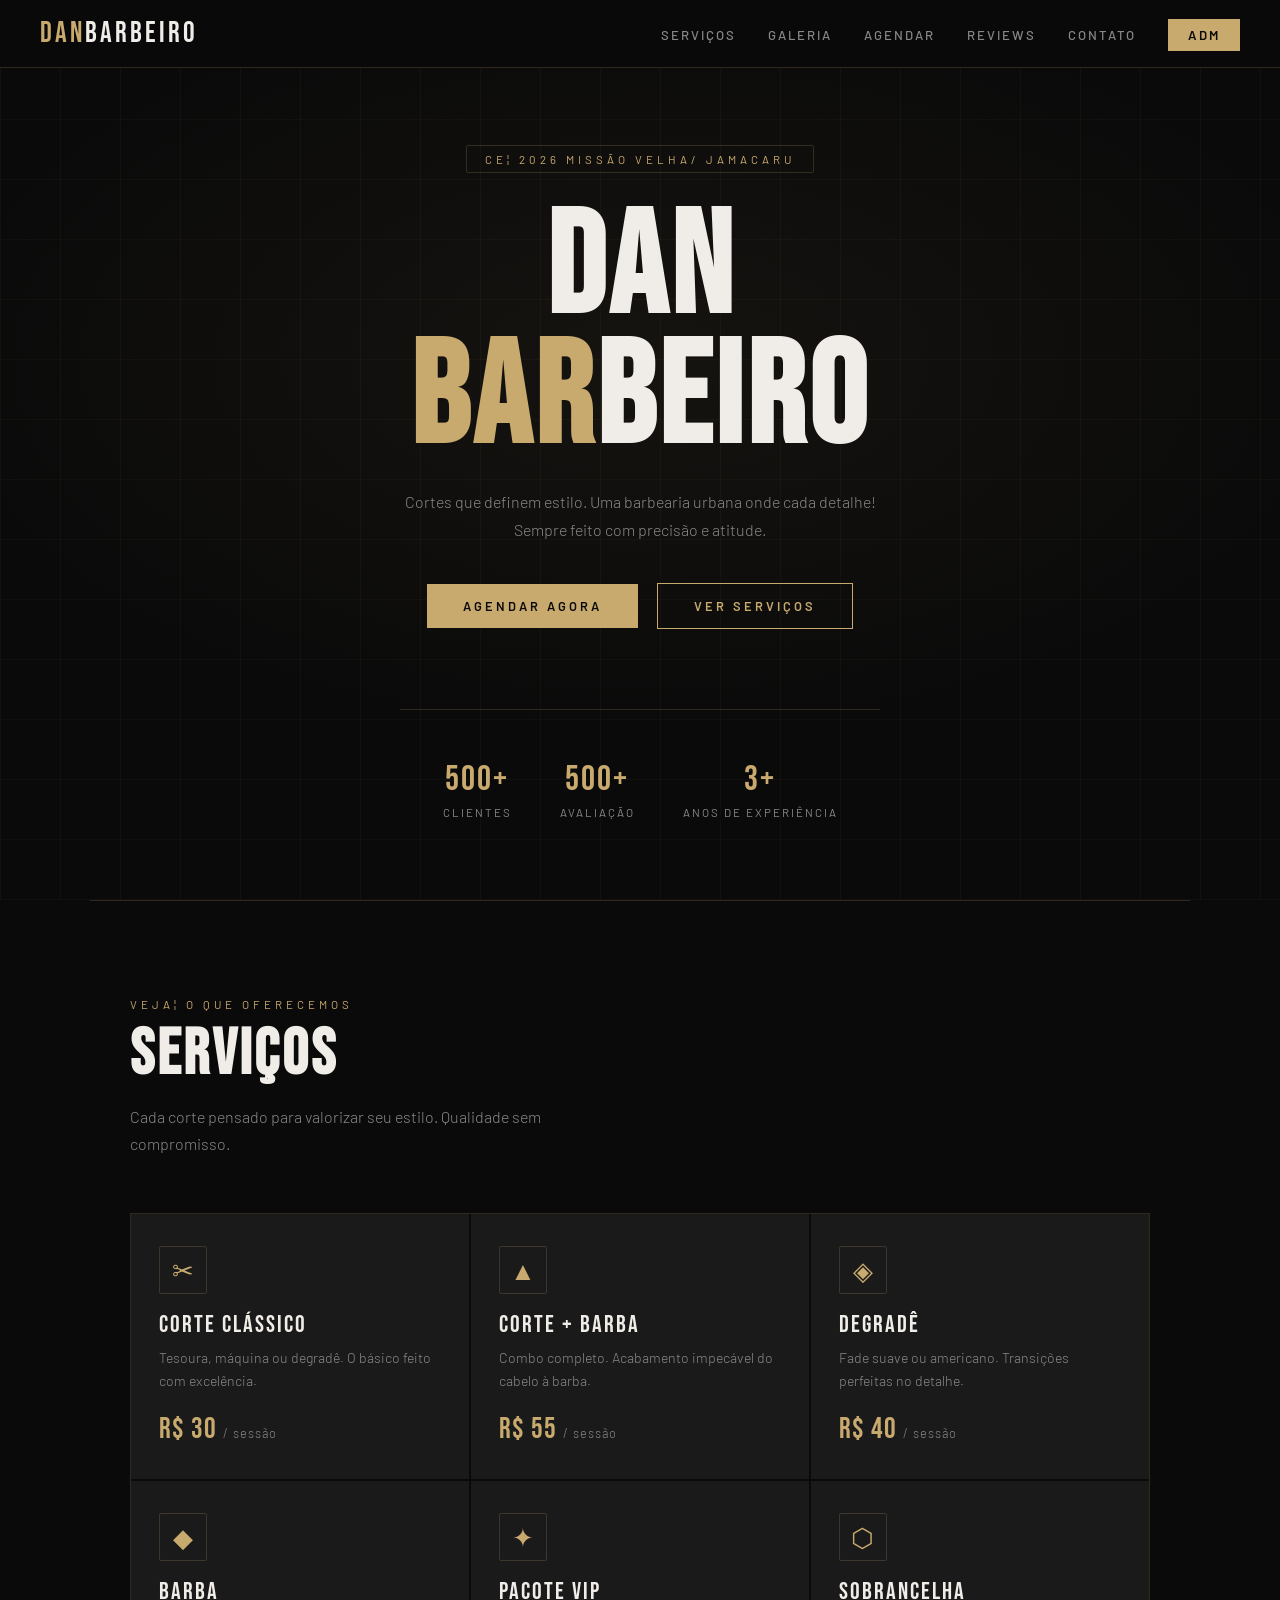
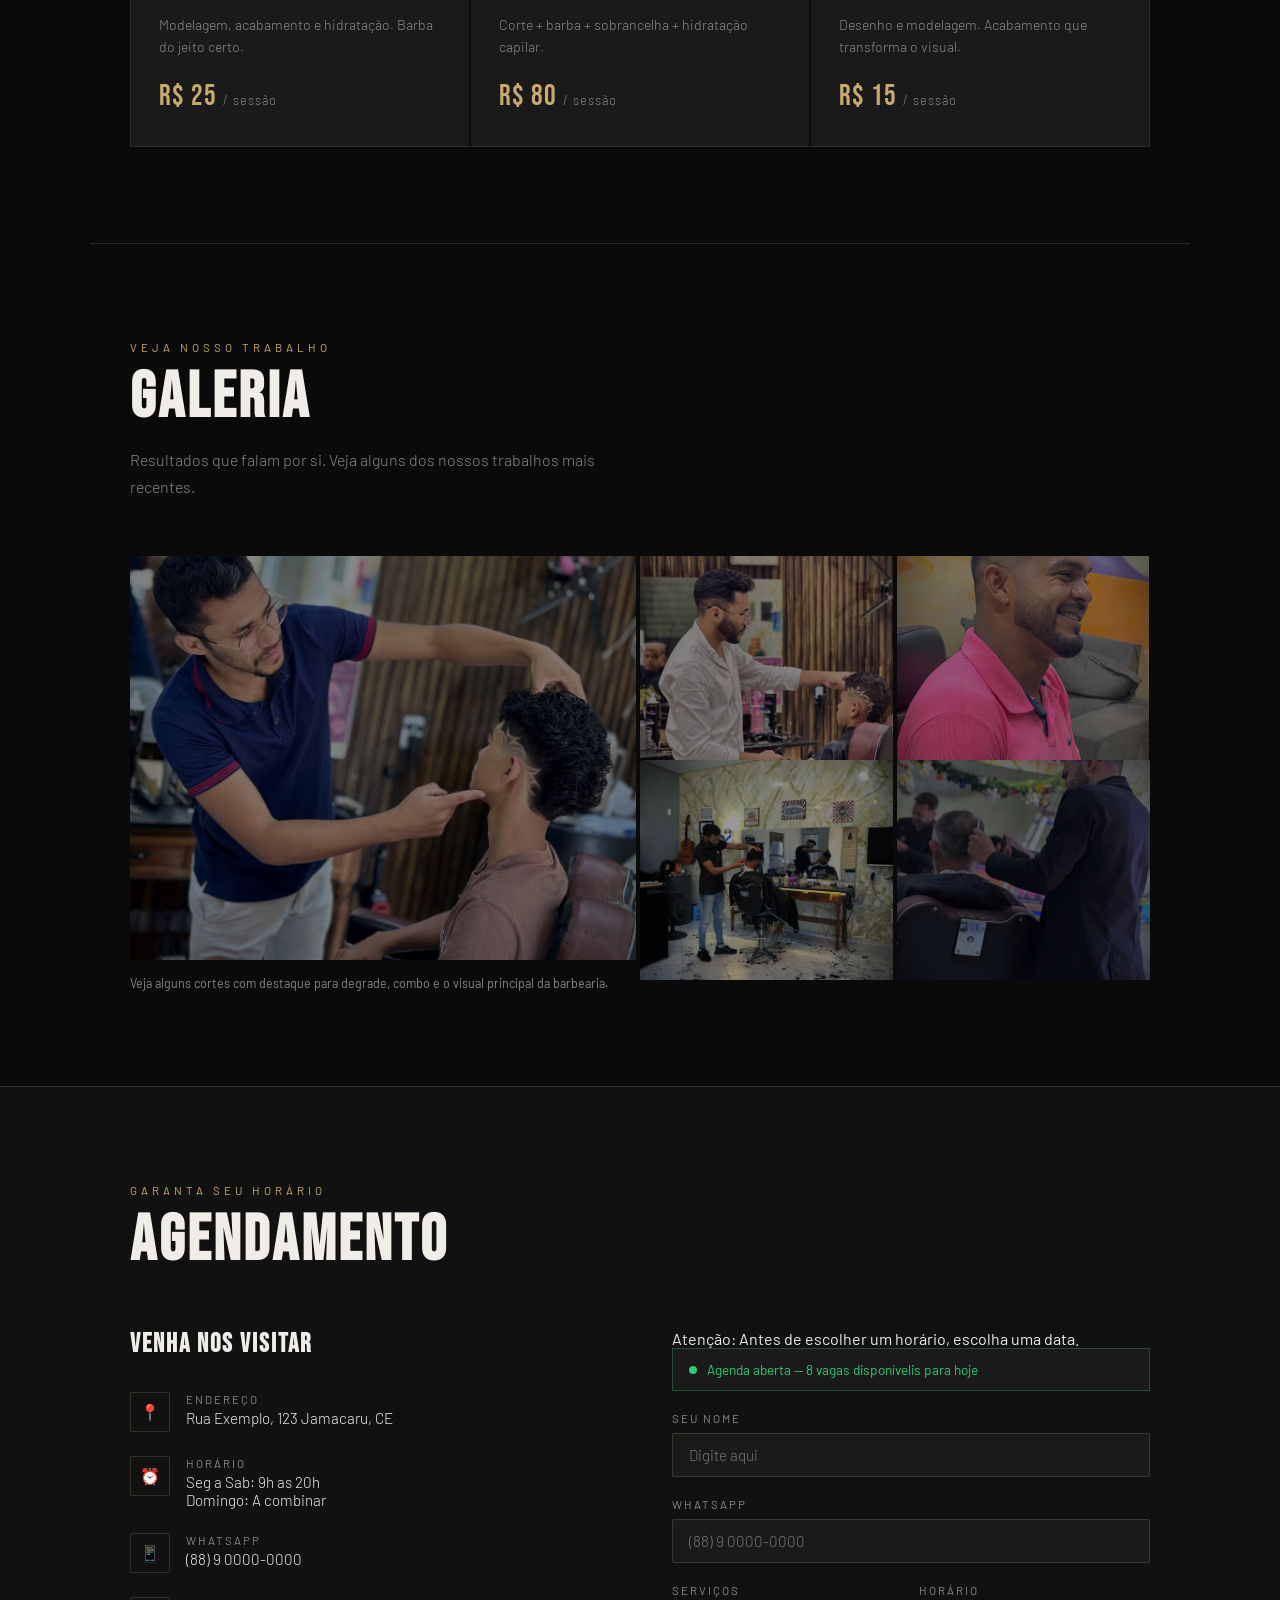
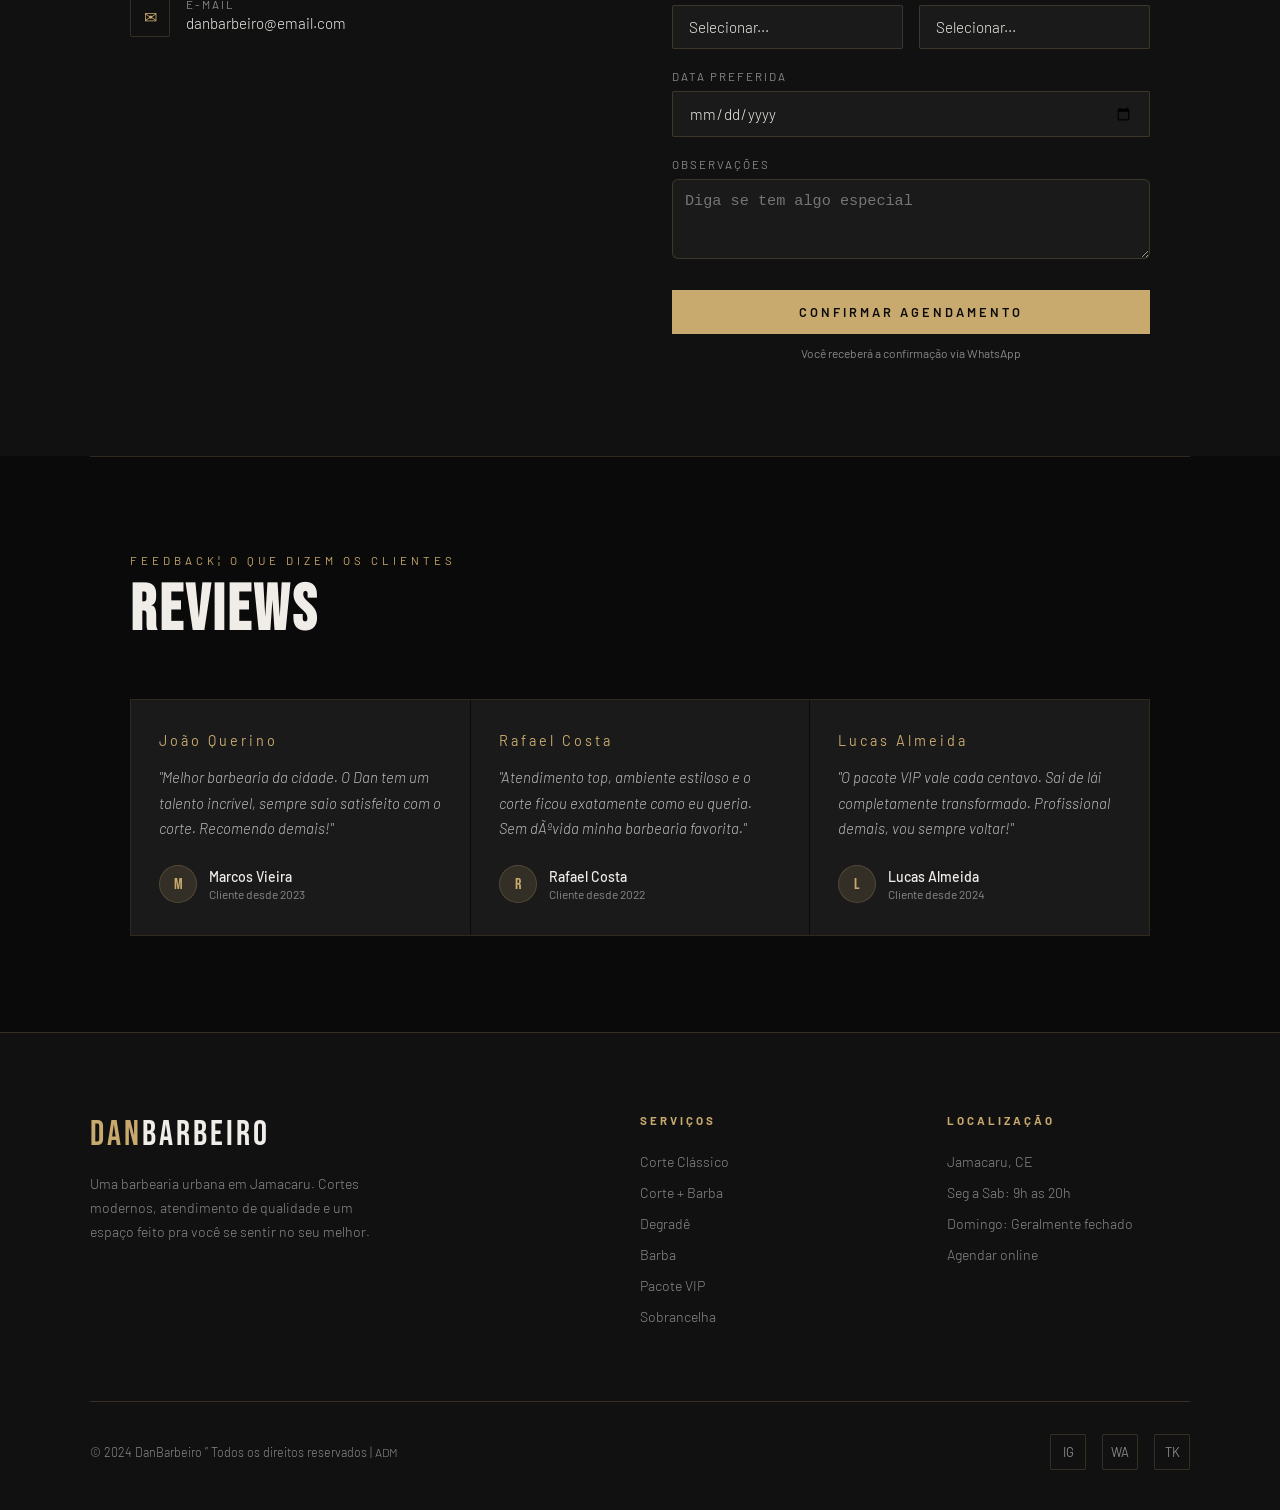
<file: index.html>
﻿<!DOCTYPE html>
<html lang="pt-BR">
<head>
  <meta charset="UTF-8">
  <meta name="viewport" content="width=device-width, initial-scale=1.0">
  <title>DanBarbeiro Barbearia Urbana | Jamacaru CE</title>
  <meta name="description" content="DanBarbeiro Barbearia urbana em Jamacaru. Cortes modernos, degrade, barba e muito mais. Agende online!">
  <link href="https://fonts.googleapis.com/css2?family=Bebas+Neue&family=Barlow:wght@300;400;500;600&display=swap" rel="stylesheet">
  <link rel="stylesheet" href="styles.css">
</head>
<body>

<!-- NAV -->
<nav>
  <a href="#hero" class="logo">Dan<span>Barbeiro</span></a>
  <button class="hamburger" onclick="toggleMenu()">☰</button>
  <ul class="nav-links">
    <li><a href="#promocoes-section" id="nav-promo" style="display:none;">Promoções</a></li>
    <li><a href="#servicos">Serviços</a></li>
    <li><a href="#galeria">Galeria</a></li>
    <li><a href="#agendamento-wrap">Agendar</a></li>
    <li><a href="#depoimentos">Reviews</a></li>
    <li><a href="#contato">Contato</a></li>
    <li><a href="admin.html" class="nav-cta" target="_blank">ADM</a></li>
  </ul>
</nav>

<!-- PROMO BANNER -->
<div id="promo-banner">
  <div class="promo-banner-inner">
    <span class="promo-banner-tag" id="promo-banner-tag">Veja¦ Promoção</span>
    <span class="promo-banner-text" id="promo-banner-text">Promoção especial disponivel!</span>
    <a href="#promocoes-section" class="promo-banner-btn">Ver oferta</a>
    <button class="promo-banner-close" onclick="closeBanner()">Ocultar</button>
  </div>
</div>

<!-- HERO -->
<div id="hero">
  <div class="hero-bg"></div>
  <div class="hero-lines"></div>
  <div style="position:relative;z-index:1;">
    <div class="hero-tag fade-up">CE¦ 2026 Missão Velha/ Jamacaru</div>
    <h1 class="fade-up delay-1">DAN<br><span class="gold">BAR</span>BEIRO</h1>
    <p class="hero-sub fade-up delay-2">Cortes que definem estilo. Uma barbearia urbana onde cada detalhe! Sempre feito com precisão e atitude.</p>
    <div class="fade-up delay-3">
      <a href="#agendamento-wrap" class="btn btn-primary">Agendar agora</a>
      <a href="#servicos" class="btn btn-outline">Ver serviços</a>
    </div>
    <div class="hero-stats fade-up delay-4">
      <div class="stat"><div class="stat-num">500+</div><div class="stat-label">Clientes</div></div>
      <div class="stat"><div class="stat-num">500+</div><div class="stat-label">Avaliação</div></div>
      <div class="stat"><div class="stat-num">3+</div><div class="stat-label">Anos de experiência</div></div>
    </div>
  </div>
</div>

<!-- Promoções -->
<div id="promocoes-section">
  <section style="border:none;">
    <div class="section-tag">Ações¦ Ofertas especiais</div>
    <h2 class="section-title">PROMOÇÕES</h2>
    <p class="section-sub">Aproveite nossas ofertas por tempo limitado.</p>
    <div class="promos-grid" id="promos-grid"></div>
  </section>
</div>

<!-- SERVIÇOS -->
<section id="servicos">
  <div class="section-tag">Veja¦ O que oferecemos</div>
  <h2 class="section-title">SERVIÇOS</h2>
  <p class="section-sub">Cada corte pensado para valorizar seu estilo. Qualidade sem compromisso.</p>
  <div class="services-grid" id="services-grid"></div>
</section>

<!-- GALERIA -->
<section id="galeria">
  <div class="section-tag">VEJA Nosso trabalho</div>
  <h2 class="section-title">GALERIA</h2>
  <p class="section-sub">Resultados que falam por si. Veja alguns dos nossos trabalhos mais recentes.</p>
  <div class="gallery-grid">
    <div class="gallery-item gallery-item-large">
      <img src="Imagens/danbarber1.jpg" alt="Destaque" class="gallery-img">
      <div class="gallery-overlay"><span class="gallery-overlay-text">Destaque</span></div>
    </div>
    <div class="gallery-item">
      <img src="Imagens/degrade.jpg" alt="Degrade" class="gallery-img">
      <div class="gallery-overlay"><span class="gallery-overlay-text">Degrade</span></div>
    </div>
    <div class="gallery-item">
      <img src="Imagens/barba.png" alt="Barba" class="gallery-img">
      <div class="gallery-overlay"><span class="gallery-overlay-text">Ver resultados</span></div>
    </div>
    <div class="gallery-item">
      <img src="Imagens/danbarber.jpg" alt="Combo" class="gallery-img">
      <div class="gallery-overlay"><span class="gallery-overlay-text">Combo</span></div>
    </div>
    <div class="gallery-item">
      <img src="Imagens/classico.jpg" alt="Clássico" class="gallery-img">
      <div class="gallery-overlay"><span class="gallery-overlay-text">Ver corte</span></div>
    </div>
  </div>
  <p style="font-size:0.78rem;color:var(--muted);margin-top:1rem;">Veja alguns cortes com destaque para degrade, combo e o visual principal da barbearia.</p>
</section>

<!-- AGENDAMENTO -->
<div id="agendamento-wrap" style="border-top:1px solid var(--border);">
  <section style="max-width:1100px;margin:0 auto;border:none;padding-top:6rem;">
    <div class="section-tag">Garanta seu horário</div>
    <h2 class="section-title">AGENDAMENTO</h2>
    <div class="booking-layout">
      <div class="booking-info">
        <h3>Venha nos visitar</h3>
        <div class="info-item">
          <div class="info-icon">&#128205</div>
          <div><div class="info-item-label">Endereço</div><div class="info-item-value">Rua Exemplo, 123 Jamacaru, CE</div></div>
        </div>
        <div class="info-item">
          <div class="info-icon">&#9200</div>
          <div><div class="info-item-label">Horário</div><div class="info-item-value">Seg a Sab: 9h as 20h<br>Domingo: A combinar</div></div>
        </div>
        <div class="info-item">
          <div class="info-icon">&#128241</div>
          <div><div class="info-item-label">WhatsApp</div><div class="info-item-value" id="wa-display">(88) 9 0000-0000</div></div>
        </div>
        <div class="info-item">
          <div class="info-icon">&#9993</div>
          <div><div class="info-item-label">E-mail</div><div class="info-item-value" id="email-display">danbarbeiro@email.com</div></div>
        </div>
      </div>
      <div>
        <label>Atenção: Antes de escolher um horário, escolha uma data.</label>
        <div class="agenda-status available" id="agenda-status">
          <div class="status-dot available" id="status-dot"></div>
          <span id="status-text">Agenda aberta vagas disponÃ­veis para hoje</span>
        </div>
        <div class="form-row">
          <label>Seu nome</label>
          <input type="text" id="book-name" placeholder="Digite aqui">
        </div>
        <div class="form-row">
          <label>WhatsApp</label>
          <input type="tel" id="book-phone" placeholder="(88) 9 0000-0000">
        </div>
        <div class="form-two">
          <div class="form-row">
            <label>Serviços</label>
            <select id="book-service">
              <option value="">Selecionar...</option>
            </select>
          </div>
          <div class="form-row">
            <label>Horário</label>
            <select id="book-time">
              <option value="">Selecionar...</option>
            </select>
          </div>
        </div>
        <div class="form-row">
          <label>Data preferida</label>
          <input type="date" id="book-date" min="">
        </div>
        <div class="form-row">
          <label>Observações</label>
          <textarea id="book-obs" placeholder="Diga se tem algo especial" style="min-height:80px;padding:12px;border:1px solid var(--border);border-radius:6px;background:var(--card);color:var(--text);font-size:0.95rem;width:100%;resize:vertical"></textarea>
        </div>
        <button class="btn btn-primary" style="width:100%;margin-top:0.5rem;" onclick="handleBooking()">Confirmar agendamento</button>
        <p style="font-size:0.75rem;color:var(--muted);margin-top:0.75rem;text-align:center;">Você receberá a confirmação via WhatsApp</p>
      </div>
    </div>
  </section>
</div>

<!-- DEPOIMENTOS -->
<section id="depoimentos">
  <div class="section-tag">Feedback¦ O que dizem os clientes</div>
  <h2 class="section-title">REVIEWS</h2>
  <div class="testimonials-grid">
    <div class="testimonial-card">
    <div class="testimonial-stars">João Querino</div>
      <p class="testimonial-text">"Melhor barbearia da cidade. O Dan tem um talento incrível, sempre saio satisfeito com o corte. Recomendo demais!"</p>
      <div class="testimonial-author"><div class="author-avatar">M</div><div><div class="author-name">Marcos Vieira</div><div class="author-since">Cliente desde 2023</div></div></div>
    </div>
    <div class="testimonial-card">
      <div class="testimonial-stars">Rafael Costa</div>
      <p class="testimonial-text">"Atendimento top, ambiente estiloso e o corte ficou exatamente como eu queria. Sem dÃºvida minha barbearia favorita."</p>
      <div class="testimonial-author"><div class="author-avatar">R</div><div><div class="author-name">Rafael Costa</div><div class="author-since">Cliente desde 2022</div></div></div>
    </div>
    <div class="testimonial-card">
      <div class="testimonial-stars">Lucas Almeida</div>
      <p class="testimonial-text">"O pacote VIP vale cada centavo. Sai­ de lá¡ completamente transformado. Profissional demais, vou sempre voltar!"</p>
      <div class="testimonial-author"><div class="author-avatar">L</div><div><div class="author-name">Lucas Almeida</div><div class="author-since">Cliente desde 2024</div></div></div>
    </div>
  </div>
</section>

<!-- FOOTER -->
<footer id="contato">
  <div class="footer-inner">
    <div class="footer-top">
      <div class="footer-brand">
        <a href="#hero" class="logo">Dan<span>Barbeiro</span></a>
        <p>Uma barbearia urbana em Jamacaru. Cortes modernos, atendimento de qualidade e um espaço feito pra você se sentir no seu melhor.</p>
      </div>
      <div class="footer-col">
        <h4>Serviços</h4>
        <ul id="footer-services"></ul>
      </div>
      <div class="footer-col">
        <h4>Localização</h4>
        <ul>
          <li><span>Jamacaru, CE</span></li>
          <li><span>Seg a Sab: 9h as 20h</span></li>
          <li><span>Domingo: Geralmente fechado</span></li>
          <li><a href="#agendamento-wrap">Agendar online</a></li>
        </ul>
      </div>
    </div>
    <div class="footer-bottom">
      <p>© 2024 DanBarbeiro ” Todos os direitos reservados | <a href="adm.html" style="color:var(--muted);text-decoration:none;font-size:0.75rem;">ADM</a></p>
      <div class="social-links">
        <a href="#" class="social-link" title="Instagram">IG</a>
        <a href="#" class="social-link" title="WhatsApp">WA</a>
        <a href="#" class="social-link" title="TikTok">TK</a>
      </div>
    </div>
  </div>
</footer>

<div class="toast" id="toast"></div>

<script src="main.js"></script>
<script>
  const DEFAULT_SERVICES = [
    { id:1, name:'Corte Clássico', desc:'Tesoura, máquina ou degradê. O básico feito com excelência.', icon:'✂', price:30 },
    { id:2, name:'Corte + Barba', desc:'Combo completo. Acabamento impecável do cabelo à barba.', icon:'▲', price:55 },
    { id:3, name:'Degradê', desc:'Fade suave ou americano. Transições perfeitas no detalhe.', icon:'◈', price:40 },
    { id:4, name:'Barba', desc:'Modelagem, acabamento e hidratação. Barba do jeito certo.', icon:'◆', price:25 },
    { id:5, name:'Pacote VIP', desc:'Corte + barba + sobrancelha + hidratação capilar.', icon:'✦', price:80 },
    { id:6, name:'Sobrancelha', desc:'Desenho e modelagem. Acabamento que transforma o visual.', icon:'⬡', price:15 }
  ];

  function getServices() {
    const stored = load('db_services', []);
    return DEFAULT_SERVICES.map(def => ({ ...def, ...(stored.find(item => item.id === def.id) || {}) }));
  }

  function renderServices() {
    const services = getServices();
    const grid = document.getElementById('services-grid');
    const sel = document.getElementById('book-service');
    const footerServices = document.getElementById('footer-services');

    grid.innerHTML = services.map(s => `
      <div class="service-card">
        <div class="service-icon">${s.icon || '✦'}</div>
        <div class="service-name">${s.name}</div>
        <div class="service-desc">${s.desc || 'Serviço especial da barbearia.'}</div>
        <div class="service-price">R$ ${Number(s.price).toFixed(0)} <span>/ sessão</span></div>
      </div>`).join('');

    sel.innerHTML = '<option value="">Selecionar...</option>' +
      services.map(s => `<option value="${s.name} — R$ ${Number(s.price).toFixed(0)}">${s.name} — R$ ${Number(s.price).toFixed(0)}</option>`).join('');

    if (footerServices) {
      footerServices.innerHTML = services.map(s => `<li><a href="#agendamento-wrap">${s.name}</a></li>`).join('');
    }
  }

  document.addEventListener('DOMContentLoaded', () => {
    renderServices();
    window.addEventListener('storage', event => {
      if (event.key === 'db_services') renderServices();
    });
  });
</script>
</body>
</html>
</file>
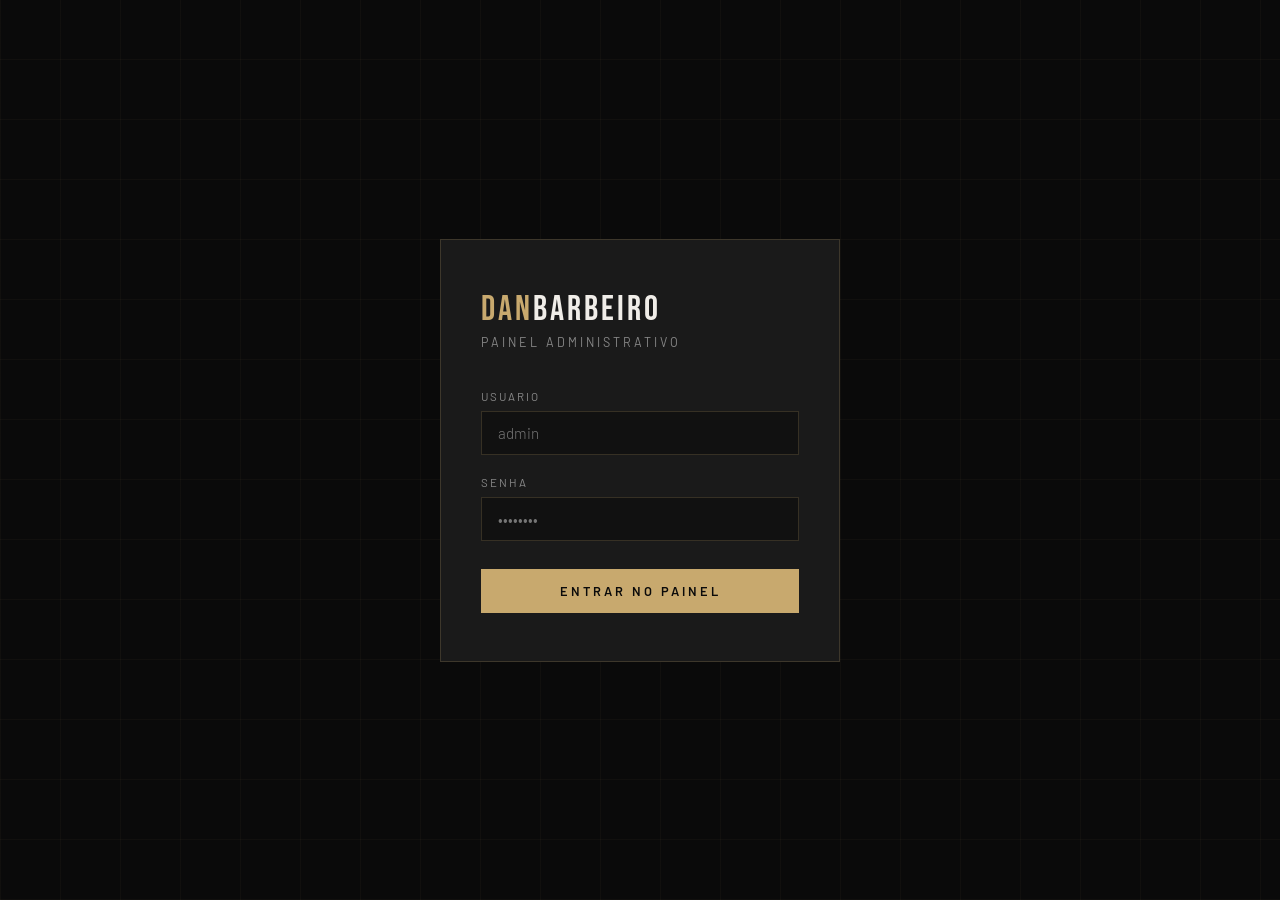
<file: admin.html>
﻿<!DOCTYPE html>
<html lang="pt-BR">
<head>
<meta charset="UTF-8">
<meta name="viewport" content="width=device-width, initial-scale=1.0">
<title>DanBarbeiro Painel ADM</title>
<link href="https://fonts.googleapis.com/css2?family=Bebas+Neue&family=Barlow:wght@300;400;500;600&display=swap" rel="stylesheet">
<link rel="stylesheet" href="adm.css">

</head>
<body>

<!-- LOGIN -->
<div id="login-screen">
  <div class="login-box">
    <div class="login-logo">Dan<span>Barbeiro</span></div>
    <div class="login-sub">Painel Administrativo</div>
    <div class="form-group">
      <label>usuario</label>
      <input type="text" id="login-user" placeholder="admin" autocomplete="username">
    </div>
    <div class="form-group">
      <label>Senha</label>
      <input type="password" id="login-pass" placeholder="••••••••" autocomplete="current-password" onkeydown="if(event.key==='Enter')doLogin()">
    </div>
    <button class="btn-login" onclick="doLogin()">Entrar no painel</button>
    <div class="login-error" id="login-error">Usuario ou senha incorretos.</div>
  </div>
</div>

<!-- ADMIN -->
<div id="admin-panel">
  <header class="adm-header">
    <div style="display:flex;align-items:center;">
      <div class="adm-logo">Dan<span>Barbeiro</span></div>
      <div class="adm-badge">ADM</div>
    </div>
    <div class="adm-actions">
      <a href="index.html" target="_blank" class="btn-sm btn-outline-sm">Ver site</a>
      <button class="btn-sm btn-danger-sm" onclick="doLogout()">Sair</button>
    </div>
  </header>

  <div class="adm-body">
    <aside class="adm-sidebar">
      <div class="nav-section">
        <div class="nav-section-label">Geral</div>
        <button class="nav-item active" onclick="showPage('dashboard')"><span class="nav-icon">Dashboard</button>
        <button class="nav-item" onclick="showPage('agendamentos')"><span class="nav-icon"></span> Agendamentos</button>
      </div>
      <div class="nav-section">
        <div class="nav-section-label">Configurar site</div>
        <button class="nav-item" onclick="showPage('servicos')"><span class="nav-icon"></span> Serviços e Preços</button>
        <button class="nav-item" onclick="showPage('promocoes')"><span class="nav-icon"></span> Promoções</button>
        <button class="nav-item" onclick="showPage('limite')"><span class="nav-icon"></span> Limite de Clientes</button>
        <button class="nav-item" onclick="showPage('email')"><span class="nav-icon"></span> E-mail / Notif.</button>
      </div>
    </aside>

    <main class="adm-content">

      <!-- DASHBOARD -->
      <div class="page active" id="page-dashboard">
        <div class="page-header">
          <div class="page-tag">Visão geral</div>
          <h1 class="page-title">DASHBOARD</h1>
          <p class="page-sub">Resumo do dia e da semana.</p>
        </div>
        <div class="metrics-grid">
          <div class="metric-card">
            <div class="metric-label">Agendamentos hoje</div>
            <div class="metric-value" id="metric-hoje">0</div>
            <div class="metric-sub" id="metric-limite-sub">Limite: vagas</div>
          </div>
          <div class="metric-card">
            <div class="metric-label">Vagas disponÃ­veis</div>
            <div class="metric-value" id="metric-vagas">â€”</div>
            <div class="metric-sub">Para hoje</div>
          </div>
          <div class="metric-card">
            <div class="metric-label">Total na semana</div>
            <div class="metric-value" id="metric-semana">0</div>
            <div class="metric-sub">Agendamentos</div>
          </div>
          <div class="metric-card">
            <div class="metric-label">Promoçoes ativas</div>
            <div class="metric-value" id="metric-promos">0</div>
            <div class="metric-sub">No site agora</div>
          </div>
        </div>
        <h3 style="font-family:var(--font-head);letter-spacing:2px;font-size:1.3rem;margin-bottom:1rem;color:var(--text);">ÚLTIMOS AGENDAMENTOS</h3>
        <div class="table-wrap">
          <table id="recent-table">
            <thead><tr><th>Cliente</th><th>Serviços</th><th>Data</th><th>Status</th></tr></thead>
            <tbody id="recent-tbody">
              <tr><td colspan="4" style="text-align:center;color:var(--muted);padding:2rem;">Nenhum agendamento ainda.</td></tr>
            </tbody>
          </table>
        </div>
      </div>

      <!-- AGENDAMENTOS -->
      <div class="page" id="page-agendamentos">
        <div class="page-header">
          <div class="page-tag">Gerenciar</div>
          <h1 class="page-title">AGENDAMENTOS</h1>
          <p class="page-sub">Todos os agendamentos recebidos pelo site.</p>
        </div>
        <div style="display:flex;gap:1rem;margin-bottom:1.5rem;flex-wrap:wrap;align-items:center;">
          <input type="date" id="filter-date" style="background:var(--card);border:1px solid var(--border);color:var(--text);padding:10px 14px;font-family:var(--font-body);font-size:0.88rem;outline:none;" oninput="renderTable()">
          <select id="filter-status" style="background:var(--card);border:1px solid var(--border);color:var(--text);padding:10px 14px;font-family:var(--font-body);font-size:0.88rem;outline:none;" onchange="renderTable()">
            <option value="">Todos os status</option>
            <option value="pendente">Pendente</option>
            <option value="confirmado">Confirmado</option>
            <option value="cancelado">Cancelado</option>
          </select>
          <div style="margin-left:auto;display:flex;gap:0.75rem;">
            <button class="btn-sm btn-outline-sm" onclick="exportCSV()">Exportar CSV</button>
            <button class="btn-sm btn-accent" onclick="exportCSV()">Baixar planilha</button>
          </div>
        </div>
        <div class="table-wrap">
          <table>
            <thead><tr><th>Cliente</th><th>WhatsApp</th><th>Serviços</th><th>Data</th><th>Horário</th><th>Status</th><th>Ações</th></tr></thead>
            <tbody id="main-tbody">
              <tr><td colspan="6" style="text-align:center;color:var(--muted);padding:2rem;">Nenhum agendamento ainda.</td></tr>
            </tbody>
          </table>
        </div>
      </div>

      <!-- SERVIÃ‡OS -->
      <div class="page" id="page-servicos">
        <div class="page-header">
          <div class="page-tag">Preços</div>
          <h1 class="page-title">Serviços e Preços</h1>
          <p class="page-sub">Edite os preços exibidos no site. As alterações são salvas localmente.</p>
        </div>
        <div class="services-list" id="services-list"></div>
        <div style="margin-top:1.5rem;display:flex;gap:1rem;">
          <button class="btn-sm btn-accent" onclick="saveServices()">Salvar preços</button>
          <button class="btn-sm btn-outline-sm" onclick="resetServices()">Restaurar padrão</button>
        </div>
      </div>

      <!-- PROMOÃ‡Ã•ES -->
      <div class="page" id="page-promocoes">
        <div class="page-header">
          <div class="page-tag">¦ Ofertas</div>
          <h1 class="page-title">Promoções</h1>
          <p class="page-sub">Crie promoções que aparecem em destaque no site para atrair mais clientes.</p>
        </div>
        <div class="add-promo-form">
          <div class="add-promo-title">Nova promoção</div>
          <div class="field-row">
            <div class="field-group">
              <label>Nome da promoção</label>
              <input type="text" id="promo-nome" placeholder="Ex: Combo Verão">
            </div>
            <div class="field-group">
              <label>Desconto / Novo Preço</label>
              <input type="text" id="promo-desconto" placeholder="Ex: 30% OFF ou R$ 45">
            </div>
          </div>
          <div class="field-group">
            <label>Descrição</label>
            <textarea id="promo-desc" rows="2" placeholder="Ex: Corte + barba com 30% de desconto. Só esta semana!"></textarea>
          </div>
          <div class="field-row">
            <div class="field-group">
              <label>Válido até</label>
              <input type="date" id="promo-validade">
            </div>
            <div class="field-group">
              <label>Serviço relacionado</label>
              <select id="promo-servico">
                <option value="">Qualquer serviço</option>
                <option>Corte Clássico</option>
                <option>Corte + Barba</option>
                <option>Degradê</option>
                <option>Barba</option>
                <option>Pacote VIP</option>
                <option>Sobrancelha</option>
              </select>
            </div>
          </div>
          <button class="btn-sm btn-accent" onclick="addPromo()">Adicionar promoção</button>
        </div>
        <div class="promo-list" id="promo-list"></div>
        <p style="font-size:0.78rem;color:var(--muted);" id="promo-empty">Nenhuma promoção cadastrada ainda. Crie a primeira acima!</p>
      </div>

      <!-- LIMITE -->
      <div class="page" id="page-limite">
        <div class="page-header">
          <div class="page-tag">Capacidade</div>
          <h1 class="page-title">LIMITE DIÁRIO</h1>
          <p class="page-sub">Defina o número máximo de agendamentos por dia. Quando atingido, o site exibe "Agenda cheia".</p>
        </div>
        <div class="config-grid">
          <div class="config-card">
            <div class="config-card-title"><span></span> Clientes por dia</div>
            <div class="limit-display" id="limit-display">8</div>
            <div class="limit-controls">
              <button class="limit-btn" onclick="changeLimit(-1)">-</button>
              <input type="number" class="limit-input" id="limit-input" value="8" min="1" max="50" oninput="syncLimit(this.value)">
              <button class="limit-btn" onclick="changeLimit(1)">+</button>
            </div>
            <div style="display:flex;justify-content:space-between;font-size:0.78rem;color:var(--muted);margin-top:1rem;">
              <span>0 agendamentos hoje</span>
              <span id="limit-remaining">8 vagas livres</span>
            </div>
            <div class="progress-bar"><div class="progress-fill" id="progress-fill" style="width:0%"></div></div>
            <button class="btn-sm btn-accent" style="margin-top:1.5rem;width:100%;" onclick="saveLimit()">Salvar limite</button>
          </div>
          <div class="config-card">
            <div class="config-card-title"><span></span> configuração por dia da semana</div>
            <div id="weekday-limits"></div>
            <button class="btn-sm btn-accent" style="margin-top:1.25rem;" onclick="saveWeekdayLimits()">Salvar dias</button>
          </div>
        </div>
      </div>

      <!-- EMAIL -->
      <div class="page" id="page-email">
        <div class="page-header">
          <div class="page-tag">Notificações</div>
          <h1 class="page-title">E-MAIL E NOTIFICAÇÕES</h1>
          <p class="page-sub">Configure como você recebe os agendamentos dos clientes.</p>
        </div>
        <div class="config-grid">
          <div class="config-card">
            <div class="config-card-title"><span>✉</span> Configuração de e-mail</div>
            <div class="field-group">
              <label>Seu e-mail (para receber agendamentos)</label>
              <input type="email" id="email-dest" placeholder="dan@email.com" value="">
            </div>
            <div class="field-group">
              <label>Assunto do e-mail</label>
              <input type="text" id="email-subject" value="Novo agendamento — DanBarbeiro">
            </div>
            <div class="toggle-row">
              <div>
                <div class="toggle-label">Receber e-mail a cada agendamento</div>
                <div class="toggle-desc">Uma notificação por agendamento recebido</div>
              </div>
              <label class="toggle"><input type="checkbox" id="toggle-email" checked><span class="slider"></span></label>
            </div>
            <div class="toggle-row">
              <div>
                <div class="toggle-label">Resumo diário</div>
                <div class="toggle-desc">Receber lista de agendamentos do dia às 8h</div>
              </div>
              <label class="toggle"><input type="checkbox" id="toggle-resumo"><span class="slider"></span></label>
            </div>
            <button class="btn-sm btn-accent" style="margin-top:1.25rem;" onclick="saveEmailConfig()">Salvar configuraÃ§Ãµes</button>
            <div class="email-preview" id="email-preview">
              <strong>Para:</strong> (configure seu e-mail acima)<br>
              <strong>Assunto:</strong> Novo agendamento DanBarbeiro<br><br>
              <strong>Nome:</strong> João Silva<br>
              <strong>WhatsApp:</strong> (88) 9 9999-0000<br>
              <strong>Serviços:</strong> Corte + Barba R$ 55<br>
              <strong>Data:</strong> 28/04/2025<br>
              <strong>Hora do agendamento:</strong> 14:32
            </div>
            <p style="font-size:0.78rem;color:var(--muted);margin-top:0.75rem;">
              Para envio real de e-mail, integre com <strong style="color:var(--accent);">EmailJS</strong> ou <strong style="color:var(--accent);">Formspree</strong>.<br>
              Adicione sua chave API no <code style="color:var(--accent);">index.html</code> na funÃ§Ã£o <code style="color:var(--accent);">handleBooking()</code>.
            </p>
          </div>
          <div class="config-card">
            <div class="config-card-title"><span></span> WhatsApp</div>
            <div class="field-group">
              <label>Número WhatsApp da barbearia</label>
              <input type="tel" id="whatsapp-num" placeholder="5588900000000" value="5588900000000">
            </div>
            <div class="field-group">
              <label>Mensagem padrão do cliente</label>
              <textarea id="whatsapp-msg" rows="3">Olá! Sou {nome} e gostaria de agendar: {servico}.</textarea>
            </div>
            <div class="toggle-row">
              <div>
                <div class="toggle-label">Agendamento via WhatsApp</div>
                <div class="toggle-desc">Botão redireciona para WhatsApp</div>
              </div>
              <label class="toggle"><input type="checkbox" id="toggle-wa" checked><span class="slider"></span></label>
            </div>
            <button class="btn-sm btn-accent" style="margin-top:1.25rem;" onclick="saveWhatsApp()">Salvar WhatsApp</button>
            <div style="margin-top:1.5rem;">
              <div class="config-card-title" style="font-size:1rem;"><span>➤</span> Exportar agendamentos</div>
              <div class="export-section">
                <button class="btn-sm btn-outline-sm" onclick="exportCSV()">CSV (Excel)</button>
                <button class="btn-sm btn-outline-sm" onclick="exportJSON()">JSON</button>
                <button class="btn-sm btn-outline-sm" onclick="printAgendamentos()">Imprimir lista</button>
              </div>
            </div>
          </div>
        </div>
      </div>

    </main>
  </div>
</div>

<div class="notif" id="notif"></div>

<script src="adm.js"></script>
</body>
</html>
</file>
<file: styles.css>
/* =========================================================
   DanBarbeiro - estilo principal do site
   Arquivo separado para facilitar manutenção e organização.
   ========================================================= */

*, *::before, *::after { box-sizing: border-box; margin: 0; padding: 0; }
:root {
  --black: #0a0a0a; --dark: #111111; --card: #1a1a1a;
  --accent: #C8A96E; --accent2: #e8c98e; --text: #f0ede8; --muted: #888;
  --border: rgba(200,169,110,0.2); --success: #2ecc71; --danger: #e74c3c;
  --font-head: 'Bebas Neue', sans-serif; --font-body: 'Barlow', sans-serif;
}
html { scroll-behavior: smooth; }
body { background: var(--black); color: var(--text); font-family: var(--font-body); overflow-x: hidden; }

/* NAV */
nav {
  position: fixed; top: 0; left: 0; right: 0; z-index: 100;
  display: flex; align-items: center; justify-content: space-between;
  padding: 1rem 2.5rem;
  background: rgba(10,10,10,0.95); backdrop-filter: blur(8px);
  border-bottom: 1px solid var(--border);
}
.logo { font-family: var(--font-head); font-size: 1.8rem; letter-spacing: 3px; color: var(--accent); text-decoration: none; }
.logo span { color: var(--text); }
.nav-links { display: flex; gap: 2rem; list-style: none; align-items: center; }
.nav-links a { color: var(--muted); text-decoration: none; font-size: 0.82rem; letter-spacing: 2px; text-transform: uppercase; font-weight: 500; transition: color 0.2s; }
.nav-links a:hover { color: var(--accent); }
.nav-cta { background: var(--accent); color: var(--black) !important; padding: 8px 20px; font-weight: 600 !important; }
.nav-cta:hover { background: var(--accent2) !important; color: var(--black) !important; }
.hamburger { display: none; background: none; border: none; color: var(--muted); font-size: 1.5rem; cursor: pointer; transition: color 0.2s; }
.hamburger:hover { color: var(--accent); }

/* PROMO BANNER */
#promo-banner {
  position: fixed; top: 60px; left: 0; right: 0; z-index: 99;
  background: var(--accent); color: var(--black); padding: 0;
  overflow: hidden; max-height: 0; transition: max-height 0.4s, padding 0.4s;
}
#promo-banner.visible { max-height: 60px; padding: 10px 2rem; }
.promo-banner-inner { display: flex; align-items: center; justify-content: center; gap: 1.5rem; flex-wrap: wrap; }
.promo-banner-text { font-size: 0.88rem; font-weight: 600; letter-spacing: 1px; }
.promo-banner-tag { font-family: var(--font-head); font-size: 1.1rem; letter-spacing: 2px; }
.promo-banner-btn { background: var(--black); color: var(--accent); padding: 5px 16px; font-size: 0.75rem; letter-spacing: 2px; text-transform: uppercase; font-weight: 600; text-decoration: none; border: none; cursor: pointer; font-family: var(--font-body); transition: background 0.2s; }
.promo-banner-btn:hover { background: #222; }
.promo-banner-close { background: none; border: none; color: var(--black); font-size: 1.2rem; cursor: pointer; padding: 0 4px; opacity: 0.6; margin-left: 1rem; }
.promo-banner-close:hover { opacity: 1; }

/* HERO */
#hero {
  min-height: 100vh; display: grid; place-items: center; text-align: center;
  padding: 8rem 2rem 4rem; background: var(--black); position: relative; overflow: hidden;
}
.hero-bg { position: absolute; inset: 0; background: radial-gradient(ellipse 80% 60% at 50% 40%, rgba(200,169,110,0.06) 0%, transparent 70%); pointer-events: none; }
.hero-lines { position: absolute; inset: 0; pointer-events: none; background-image: repeating-linear-gradient(90deg, rgba(200,169,110,0.04) 0 1px, transparent 1px 60px), repeating-linear-gradient(0deg, rgba(200,169,110,0.04) 0 1px, transparent 1px 60px); }
.hero-tag { display: inline-block; font-size: 0.72rem; letter-spacing: 4px; text-transform: uppercase; color: var(--accent); border: 1px solid var(--border); padding: 6px 18px; border-radius: 2px; margin-bottom: 2rem; }
h1 { font-family: var(--font-head); font-size: clamp(4rem, 12vw, 9rem); line-height: 0.9; letter-spacing: 4px; color: var(--text); margin-bottom: 1.5rem; }
h1 .gold { color: var(--accent); }
.hero-sub { font-size: 1rem; color: var(--muted); max-width: 480px; margin: 0 auto 2.5rem; line-height: 1.7; font-weight: 300; }
.btn { display: inline-block; padding: 14px 36px; font-family: var(--font-body); font-size: 0.8rem; letter-spacing: 3px; text-transform: uppercase; font-weight: 600; text-decoration: none; border: none; cursor: pointer; transition: all 0.25s; }
.btn-primary { background: var(--accent); color: var(--black); }
.btn-primary:hover { background: var(--accent2); transform: translateY(-2px); }
.btn-outline { background: transparent; color: var(--accent); border: 1px solid var(--accent); margin-left: 1rem; }
.btn-outline:hover { background: rgba(200,169,110,0.1); transform: translateY(-2px); }
.hero-stats { display: flex; gap: 3rem; justify-content: center; margin-top: 5rem; padding-top: 3rem; border-top: 1px solid var(--border); }
.stat { text-align: center; }
.stat-num { font-family: var(--font-head); font-size: 2.2rem; color: var(--accent); letter-spacing: 2px; }
.stat-label { font-size: 0.72rem; color: var(--muted); letter-spacing: 2px; text-transform: uppercase; margin-top: 4px; }

/* SECTIONS */
section { padding: 6rem 2.5rem; max-width: 1100px; margin: 0 auto; }
.section-tag { font-size: 0.72rem; letter-spacing: 4px; text-transform: uppercase; color: var(--accent); margin-bottom: 0.75rem; }
.section-title { font-family: var(--font-head); font-size: clamp(2.5rem, 5vw, 4rem); letter-spacing: 3px; color: var(--text); margin-bottom: 1rem; line-height: 1; }
.section-sub { color: var(--muted); max-width: 480px; line-height: 1.7; font-weight: 300; }

/* PROMOÇÕES SECTION */
#promocoes-section { border-top: 1px solid var(--border); display: none; }
#promocoes-section.visible { display: block; }
.promos-grid { display: grid; grid-template-columns: repeat(auto-fit, minmax(280px, 1fr)); gap: 1px; margin-top: 3rem; border: 1px solid var(--border); }
.promo-card-site {
  background: var(--card); padding: 2rem 1.75rem; position: relative; overflow: hidden;
  transition: background 0.25s;
}
.promo-card-site:hover { background: #222; }
.promo-card-site::before { content: ''; position: absolute; left: 0; top: 0; bottom: 0; width: 3px; background: var(--accent); }
.promo-card-tag { font-size: 0.65rem; letter-spacing: 3px; text-transform: uppercase; color: var(--accent); margin-bottom: 0.5rem; }
.promo-card-name { font-family: var(--font-head); font-size: 1.8rem; letter-spacing: 2px; color: var(--text); }
.promo-card-desc { font-size: 0.85rem; color: var(--muted); margin-top: 6px; font-weight: 300; line-height: 1.6; }
.promo-card-discount { font-family: var(--font-head); font-size: 3rem; color: var(--accent); margin-top: 1rem; letter-spacing: 1px; }
.promo-card-expiry { font-size: 0.72rem; color: var(--muted); margin-top: 6px; letter-spacing: 1px; }

/* SERVIÇOS */
#servicos { border-top: 1px solid var(--border); }
.services-grid { display: grid; grid-template-columns: repeat(auto-fit, minmax(260px, 1fr)); gap: 1.5px; margin-top: 3.5rem; border: 1.5px solid var(--border); }
.service-card { background: var(--card); padding: 2rem 1.75rem; transition: background 0.25s; cursor: default; }
.service-card:hover { background: #222; }
.service-icon { font-size: 1.6rem; margin-bottom: 1rem; width: 48px; height: 48px; display: grid; place-items: center; border: 1px solid var(--border); border-radius: 2px; color: var(--accent); }
.service-name { font-family: var(--font-head); font-size: 1.5rem; letter-spacing: 2px; color: var(--text); margin-bottom: 0.5rem; }
.service-desc { font-size: 0.88rem; color: var(--muted); line-height: 1.6; margin-bottom: 1.25rem; font-weight: 300; }
.service-price { font-family: var(--font-head); font-size: 1.8rem; color: var(--accent); letter-spacing: 1px; }
.service-price span { font-family: var(--font-body); font-size: 0.8rem; color: var(--muted); font-weight: 300; }

/* GALERIA */
#galeria { border-top: 1px solid var(--border); }
.gallery-grid { display: grid; grid-template-columns: 2fr 1fr 1fr; grid-template-rows: 200px 200px; gap: 4px; margin-top: 3.5rem; }
.gallery-item { position: relative; overflow: hidden; display: flex; align-items: center; justify-content: center; min-height: 220px; background: var(--card); }
.gallery-item:first-child { grid-row: span 2; }
.gallery-item .gallery-img { width: 100%; height: 100%; object-fit: cover; filter: brightness(0.6); transition: transform 0.3s ease, filter 0.3s ease; }
.gallery-item:hover .gallery-img { filter: brightness(1); transform: scale(1.02); }
.gallery-placeholder { width: 100%; height: 100%; display: flex; flex-direction: column; align-items: center; justify-content: center; gap: 8px; background: linear-gradient(135deg, #1a1a1a 0%, #222 100%); }
.gallery-placeholder .gi-label { font-size: 0.72rem; letter-spacing: 2px; text-transform: uppercase; color: var(--muted); }
.gallery-placeholder .gi-icon { font-size: 2rem; color: var(--border); width: 56px; height: 56px; border: 1px solid var(--border); display: grid; place-items: center; border-radius: 2px; color: var(--accent); }
.gallery-overlay { position: absolute; inset: 0; background: linear-gradient(180deg, rgba(10,10,10,0.25) 0%, rgba(10,10,10,0.55) 100%); opacity: 0; transition: opacity 0.3s; display: flex; align-items: center; justify-content: center; }
.gallery-item:hover .gallery-overlay { opacity: 1; }
.gallery-overlay-text { font-size: 0.72rem; letter-spacing: 3px; text-transform: uppercase; color: var(--accent); }

/* AGENDAMENTO */
#agendamento-wrap { background: var(--dark); border-top: 1px solid var(--border); }
.booking-layout { display: grid; grid-template-columns: 1fr 1fr; gap: 4rem; margin-top: 3.5rem; align-items: start; }
.booking-info h3 { font-family: var(--font-head); font-size: 1.6rem; letter-spacing: 2px; color: var(--text); margin-bottom: 2rem; }
.info-item { display: flex; gap: 1rem; margin-bottom: 1.5rem; align-items: flex-start; }
.info-icon { width: 40px; height: 40px; min-width: 40px; border: 1px solid var(--border); display: grid; place-items: center; color: var(--accent); font-size: 1rem; border-radius: 2px; }
.info-item-label { font-size: 0.72rem; letter-spacing: 2px; text-transform: uppercase; color: var(--muted); }
.info-item-value { font-size: 0.95rem; color: var(--text); font-weight: 300; margin-top: 3px; }
.form-row { margin-bottom: 1.25rem; }
.form-row label { display: block; font-size: 0.72rem; letter-spacing: 2px; text-transform: uppercase; color: var(--muted); margin-bottom: 8px; }
.form-row input, .form-row select { width: 100%; background: var(--card); border: 1px solid var(--border); color: var(--text); padding: 12px 16px; font-family: var(--font-body); font-size: 0.95rem; font-weight: 300; border-radius: 2px; outline: none; transition: border-color 0.2s; -webkit-appearance: none; }
.form-row input:focus, .form-row select:focus { border-color: var(--accent); }
.form-row select option { background: var(--card); color: var(--text); }
.form-two { display: grid; grid-template-columns: 1fr 1fr; gap: 1rem; }

/* STATUS AGENDA */
.agenda-status {
  display: flex; align-items: center; gap: 10px; padding: 12px 16px;
  margin-bottom: 1.25rem; border: 1px solid var(--border); background: var(--card);
  font-size: 0.85rem; color: var(--muted);
}
.agenda-status.full { border-color: var(--danger); color: var(--danger); }
.agenda-status.available { border-color: rgba(46,204,113,0.3); color: var(--success); }
.status-dot { width: 8px; height: 8px; border-radius: 50%; }
.status-dot.full { background: var(--danger); }
.status-dot.available { background: var(--success); }

/* DEPOIMENTOS */
#depoimentos { border-top: 1px solid var(--border); }
.testimonials-grid { display: grid; grid-template-columns: repeat(auto-fit, minmax(280px, 1fr)); gap: 1px; margin-top: 3.5rem; border: 1px solid var(--border); }
.testimonial-card { background: var(--card); padding: 2rem 1.75rem; transition: background 0.25s; }
.testimonial-card:hover { background: #202020; }
.testimonial-stars { color: var(--accent); font-size: 0.9rem; letter-spacing: 3px; margin-bottom: 1rem; }
.testimonial-text { font-size: 0.93rem; color: #bbb; line-height: 1.7; font-weight: 300; margin-bottom: 1.5rem; font-style: italic; }
.testimonial-author { display: flex; align-items: center; gap: 12px; }
.author-avatar { width: 38px; height: 38px; border-radius: 50%; background: rgba(200,169,110,0.15); border: 1px solid var(--border); display: grid; place-items: center; font-family: var(--font-head); font-size: 1rem; color: var(--accent); }
.author-name { font-size: 0.88rem; font-weight: 500; color: var(--text); }
.author-since { font-size: 0.75rem; color: var(--muted); margin-top: 2px; }

/* FOOTER */
footer { background: var(--dark); border-top: 1px solid var(--border); padding: 5rem 2.5rem 2.5rem; }
.footer-inner { max-width: 1100px; margin: 0 auto; }
.footer-top { display: grid; grid-template-columns: 2fr 1fr 1fr; gap: 4rem; margin-bottom: 4rem; }
.footer-brand .logo { font-size: 2.2rem; display: block; margin-bottom: 1rem; }
.footer-brand p { font-size: 0.88rem; color: var(--muted); line-height: 1.7; max-width: 300px; font-weight: 300; }
.footer-col h4 { font-size: 0.72rem; letter-spacing: 3px; text-transform: uppercase; color: var(--accent); margin-bottom: 1.5rem; }
.footer-col ul { list-style: none; }
.footer-col ul li { margin-bottom: 0.75rem; }
.footer-col ul li a { color: var(--muted); text-decoration: none; font-size: 0.88rem; font-weight: 300; transition: color 0.2s; }
.footer-col ul li a:hover { color: var(--text); }
.footer-col ul li span { color: var(--muted); font-size: 0.88rem; font-weight: 300; }
.footer-bottom { border-top: 1px solid var(--border); padding-top: 2rem; display: flex; justify-content: space-between; align-items: center; flex-wrap: wrap; gap: 1rem; }
.footer-bottom p { font-size: 0.78rem; color: var(--muted); font-weight: 300; }
.social-links { display: flex; gap: 1rem; }
.social-link { width: 36px; height: 36px; border: 1px solid var(--border); display: grid; place-items: center; color: var(--muted); text-decoration: none; font-size: 0.8rem; border-radius: 2px; transition: all 0.2s; }
.social-link:hover { border-color: var(--accent); color: var(--accent); }

/* CALENDÁRIO COM INDICADORES DE DISPONIBILIDADE */
.calendar-day-full {
  background-color: #e74c3c !important;
  color: white !important;
}

.calendar-day-available {
  background-color: #27ae60 !important;
  color: white !important;
}

/* Melhorar aparência do select de horário */
#book-time option:disabled {
  color: #e74c3c;
  font-weight: bold;
}

#book-time option:not([disabled]) {
  color: #27ae60;
}

/* ANIMS */
@keyframes fadeUp { from { opacity: 0; transform: translateY(30px); } to { opacity: 1; transform: translateY(0); } }
.fade-up { animation: fadeUp 0.8s ease forwards; }
.delay-1 { animation-delay: 0.1s; opacity: 0; }
.delay-2 { animation-delay: 0.25s; opacity: 0; }
.delay-3 { animation-delay: 0.4s; opacity: 0; }
.delay-4 { animation-delay: 0.55s; opacity: 0; }

@media (max-width: 768px) {
  nav { padding: 1rem 1.25rem; }
  .hamburger { display: block; }
  .nav-links { position: fixed; top: 60px; left: 0; right: 0; background: rgba(10,10,10,0.95); flex-direction: column; padding: 1rem; gap: 1rem; display: none; }
  .nav-links.mobile { display: flex; }
  section { padding: 4rem 1.25rem; }
  .booking-layout { grid-template-columns: 1fr; gap: 2rem; }
  .gallery-grid { grid-template-columns: 1fr 1fr; grid-template-rows: auto; }
  .gallery-item:first-child { grid-column: span 2; height: 220px; }
  .footer-top { grid-template-columns: 1fr; gap: 2.5rem; }
  .hero-stats { gap: 1.5rem; }
  .form-two { grid-template-columns: 1fr; }
}

@media (max-width: 480px) {
  nav { padding: 0.75rem 1rem; }
  .logo { font-size: 1.5rem; }
  .hamburger { font-size: 1.3rem; }
  .hero-tag { font-size: 0.6rem; padding: 4px 12px; margin-bottom: 1.5rem; }
  h1 { font-size: clamp(3rem, 15vw, 6rem); }
  .hero-sub { font-size: 0.9rem; margin-bottom: 2rem; }
  .btn { padding: 12px 24px; font-size: 0.7rem; }
  .btn-outline { margin-left: 0.5rem; }
  .hero-stats { flex-direction: column; gap: 1rem; margin-top: 3rem; }
  .stat-num { font-size: 1.8rem; }
  .stat-label { font-size: 0.65rem; }
  .promo-banner-inner { flex-direction: column; gap: 0.5rem; text-align: center; }
  .promo-banner-close { position: absolute; top: 10px; right: 10px; margin-left: 0; }
  .gallery-grid { grid-template-columns: 1fr; }
  .gallery-item:first-child { grid-column: span 1; height: 200px; }
  .services-grid { grid-template-columns: 1fr; }
  .promos-grid { grid-template-columns: 1fr; }
  .testimonials-grid { grid-template-columns: 1fr; }
  .footer-top { grid-template-columns: 1fr; gap: 2rem; }
  .footer-bottom { flex-direction: column; gap: 1rem; text-align: center; }
}
</file>
<file: adm.css>
/* =========================================================
   DanBarbeiro ADMIN - estilo do painel administrativo
   Arquivo separado para facilitar atualizações e manutenção.
   ========================================================= */

*, *::before, *::after { box-sizing: border-box; margin: 0; padding: 0; }
:root {
  --black: #0a0a0a; --dark: #111; --card: #1a1a1a; --card2: #202020;
  --accent: #C8A96E; --accent2: #e8c98e; --text: #f0ede8; --muted: #888;
  --border: rgba(200,169,110,0.2); --success: #2ecc71; --danger: #e74c3c;
  --font-head: 'Bebas Neue', sans-serif; --font-body: 'Barlow', sans-serif;
}
body { background: var(--black); color: var(--text); font-family: var(--font-body); min-height: 100vh; }

/* LOGIN */
#login-screen {
  min-height: 100vh; display: flex; align-items: center; justify-content: center;
  background: var(--black);
  background-image: repeating-linear-gradient(90deg, rgba(200,169,110,0.04) 0 1px, transparent 1px 60px),
                    repeating-linear-gradient(0deg, rgba(200,169,110,0.04) 0 1px, transparent 1px 60px);
}
.login-box {
  background: var(--card); border: 1px solid var(--border); padding: 3rem 2.5rem;
  width: 100%; max-width: 400px;
}
.login-logo { font-family: var(--font-head); font-size: 2.2rem; letter-spacing: 3px; color: var(--accent); margin-bottom: 0.25rem; }
.login-logo span { color: var(--text); }
.login-sub { font-size: 0.78rem; letter-spacing: 3px; text-transform: uppercase; color: var(--muted); margin-bottom: 2.5rem; }
.form-group { margin-bottom: 1.25rem; }
.form-group label { display: block; font-size: 0.72rem; letter-spacing: 2px; text-transform: uppercase; color: var(--muted); margin-bottom: 8px; }
.form-group input {
  width: 100%; background: var(--dark); border: 1px solid var(--border); color: var(--text);
  padding: 12px 16px; font-family: var(--font-body); font-size: 0.95rem; font-weight: 300;
  outline: none; transition: border-color 0.2s;
}
.form-group input:focus { border-color: var(--accent); }
.btn-login {
  width: 100%; background: var(--accent); color: var(--black); border: none;
  padding: 14px; font-family: var(--font-body); font-size: 0.8rem;
  letter-spacing: 3px; text-transform: uppercase; font-weight: 600; cursor: pointer;
  transition: background 0.2s; margin-top: 0.5rem;
}
.btn-login:hover { background: var(--accent2); }
.login-error { color: var(--danger); font-size: 0.82rem; margin-top: 0.75rem; display: none; }

/* ADMIN LAYOUT */
#admin-panel { display: none; }
.adm-header {
  background: var(--dark); border-bottom: 1px solid var(--border);
  padding: 1rem 2rem; display: flex; align-items: center; justify-content: space-between; position: sticky; top: 0; z-index: 50;
}
.adm-logo { font-family: var(--font-head); font-size: 1.6rem; letter-spacing: 3px; color: var(--accent); }
.adm-logo span { color: var(--text); }
.adm-badge { font-size: 0.72rem; letter-spacing: 2px; text-transform: uppercase; color: var(--muted); margin-left: 1rem; }
.adm-actions { display: flex; gap: 1rem; align-items: center; }
.btn-sm {
  padding: 8px 20px; font-size: 0.75rem; letter-spacing: 2px; text-transform: uppercase;
  font-weight: 600; cursor: pointer; transition: all 0.2s; border: none; font-family: var(--font-body);
}
.btn-accent { background: var(--accent); color: var(--black); }
.btn-accent:hover { background: var(--accent2); }
.btn-outline-sm { background: transparent; color: var(--accent); border: 1px solid var(--accent); }
.btn-outline-sm:hover { background: rgba(200,169,110,0.1); }
.btn-danger-sm { background: transparent; color: var(--danger); border: 1px solid var(--danger); }
.btn-danger-sm:hover { background: rgba(231,76,60,0.1); }

.adm-body { display: grid; grid-template-columns: 220px 1fr; min-height: calc(100vh - 60px); }
.adm-sidebar {
  background: var(--dark); border-right: 1px solid var(--border); padding: 2rem 0;
  position: sticky; top: 60px; height: calc(100vh - 60px); overflow-y: auto;
}
.nav-section { padding: 0 1.25rem; margin-bottom: 1.5rem; }
.nav-section-label { font-size: 0.65rem; letter-spacing: 3px; text-transform: uppercase; color: var(--muted); margin-bottom: 0.75rem; padding: 0 0.5rem; }
.nav-item {
  display: block; padding: 10px 12px; color: var(--muted); text-decoration: none;
  font-size: 0.88rem; font-weight: 400; border-radius: 2px;
  transition: all 0.2s; cursor: pointer; border: none; background: none; width: 100%; text-align: left;
  display: flex; align-items: center; gap: 10px;
}
.nav-item:hover { color: var(--text); background: rgba(255,255,255,0.04); }
.nav-item.active { color: var(--accent); background: rgba(200,169,110,0.08); border-left: 2px solid var(--accent); padding-left: 10px; }
.nav-icon { width: 16px; text-align: center; font-size: 0.9rem; }

.adm-content { padding: 2.5rem; overflow-y: auto; }
.page { display: none; }
.page.active { display: block; }

.page-header { margin-bottom: 2rem; }
.page-tag { font-size: 0.72rem; letter-spacing: 3px; text-transform: uppercase; color: var(--accent); margin-bottom: 0.5rem; }
.page-title { font-family: var(--font-head); font-size: 2.5rem; letter-spacing: 2px; color: var(--text); }
.page-sub { color: var(--muted); font-size: 0.9rem; font-weight: 300; margin-top: 0.5rem; }

/* CARDS MÉTRICAS */
.metrics-grid { display: grid; grid-template-columns: repeat(auto-fit, minmax(180px, 1fr)); gap: 1px; margin-bottom: 2rem; border: 1px solid var(--border); }
.metric-card { background: var(--card); padding: 1.5rem 1.25rem; }
.metric-label { font-size: 0.72rem; letter-spacing: 2px; text-transform: uppercase; color: var(--muted); margin-bottom: 0.5rem; }
.metric-value { font-family: var(--font-head); font-size: 2.2rem; color: var(--accent); letter-spacing: 1px; }
.metric-sub { font-size: 0.78rem; color: var(--muted); margin-top: 4px; }

/* TABELA DE AGENDAMENTOS */
.table-wrap { border: 1px solid var(--border); overflow-x: auto; }
table { width: 100%; border-collapse: collapse; }
thead tr { border-bottom: 1px solid var(--border); }
th { padding: 12px 16px; font-size: 0.72rem; letter-spacing: 2px; text-transform: uppercase; color: var(--muted); text-align: left; background: var(--dark); font-weight: 500; }
td { padding: 14px 16px; font-size: 0.88rem; color: var(--text); border-bottom: 1px solid rgba(200,169,110,0.07); font-weight: 300; }
tr:last-child td { border-bottom: none; }
tr:hover td { background: rgba(255,255,255,0.02); }
.badge {
  display: inline-block; padding: 3px 10px; font-size: 0.7rem; letter-spacing: 1px;
  text-transform: uppercase; font-weight: 600; border-radius: 2px;
}
.badge-pending { background: rgba(200,169,110,0.15); color: var(--accent); }
.badge-confirmed { background: rgba(46,204,113,0.15); color: var(--success); }
.badge-cancelled { background: rgba(231,76,60,0.15); color: var(--danger); }

/* CONFIGURAÇÕES */
.config-grid { display: grid; grid-template-columns: 1fr 1fr; gap: 1.5rem; }
.config-card { background: var(--card); border: 1px solid var(--border); padding: 1.75rem; }
.config-card-title { font-family: var(--font-head); font-size: 1.3rem; letter-spacing: 2px; color: var(--text); margin-bottom: 1.5rem; display: flex; align-items: center; gap: 10px; }
.config-card-title span { color: var(--accent); font-size: 1rem; }
.field-group { margin-bottom: 1.25rem; }
.field-group label { display: block; font-size: 0.72rem; letter-spacing: 2px; text-transform: uppercase; color: var(--muted); margin-bottom: 8px; }
.field-group input, .field-group select, .field-group textarea {
  width: 100%; background: var(--dark); border: 1px solid var(--border); color: var(--text);
  padding: 10px 14px; font-family: var(--font-body); font-size: 0.9rem; font-weight: 300;
  outline: none; transition: border-color 0.2s; resize: vertical;
}
.field-group input:focus, .field-group select:focus, .field-group textarea:focus { border-color: var(--accent); }
.field-row { display: grid; grid-template-columns: 1fr 1fr; gap: 1rem; }
.toggle-row { display: flex; align-items: center; justify-content: space-between; padding: 12px 0; border-bottom: 1px solid rgba(200,169,110,0.08); }
.toggle-row:last-child { border-bottom: none; }
.toggle-label { font-size: 0.88rem; color: var(--text); }
.toggle-desc { font-size: 0.78rem; color: var(--muted); margin-top: 2px; }
.toggle {
  position: relative; width: 44px; height: 24px; cursor: pointer;
}
.toggle input { opacity: 0; width: 0; height: 0; }
.slider {
  position: absolute; inset: 0; background: var(--dark); border: 1px solid var(--border);
  transition: background 0.2s; border-radius: 12px;
}
.slider::before {
  content: ''; position: absolute; width: 16px; height: 16px; top: 3px; left: 3px;
  background: var(--muted); border-radius: 50%; transition: all 0.2s;
}
.toggle input:checked + .slider { background: rgba(200,169,110,0.2); border-color: var(--accent); }
.toggle input:checked + .slider::before { transform: translateX(20px); background: var(--accent); }

/* SERVIÇOS */
.services-list { display: flex; flex-direction: column; gap: 1px; border: 1px solid var(--border); }
.service-item {
  background: var(--card); padding: 1.25rem 1.5rem;
  display: grid; grid-template-columns: 1fr auto auto auto; gap: 1rem; align-items: center;
  transition: background 0.2s;
}
.service-item:hover { background: var(--card2); }
.service-item-name { font-weight: 500; color: var(--text); font-size: 0.95rem; }
.service-item-desc { font-size: 0.8rem; color: var(--muted); margin-top: 2px; font-weight: 300; }
.price-input {
  background: var(--dark); border: 1px solid var(--border); color: var(--accent);
  padding: 8px 12px; font-family: var(--font-head); font-size: 1.2rem; letter-spacing: 1px;
  width: 100px; text-align: center; outline: none; transition: border-color 0.2s;
}
.price-input:focus { border-color: var(--accent); }

/* PROMOÇÕES */
.promo-list { display: flex; flex-direction: column; gap: 1rem; margin-bottom: 2rem; }
.promo-card {
  background: var(--card); border: 1px solid var(--border); padding: 1.5rem;
  display: grid; grid-template-columns: 1fr auto; gap: 1.5rem; align-items: start;
  position: relative; overflow: hidden;
}
.promo-card::before {
  content: ''; position: absolute; left: 0; top: 0; bottom: 0; width: 3px; background: var(--accent);
}
.promo-card.inactive::before { background: var(--muted); }
.promo-tag-badge {
  display: inline-block; padding: 3px 10px; font-size: 0.65rem; letter-spacing: 2px;
  text-transform: uppercase; font-weight: 600; background: rgba(200,169,110,0.15);
  color: var(--accent); margin-bottom: 0.5rem;
}
.promo-name { font-family: var(--font-head); font-size: 1.4rem; letter-spacing: 2px; color: var(--text); }
.promo-desc { font-size: 0.85rem; color: var(--muted); margin-top: 4px; font-weight: 300; }
.promo-discount { font-family: var(--font-head); font-size: 2rem; color: var(--accent); letter-spacing: 1px; white-space: nowrap; }

/* ADD PROMO FORM */
.add-promo-form {
  background: var(--dark); border: 1px dashed var(--border); padding: 1.75rem;
  margin-bottom: 2rem;
}
.add-promo-title { font-family: var(--font-head); font-size: 1.2rem; letter-spacing: 2px; color: var(--accent); margin-bottom: 1.25rem; }

/* EMAIL CONFIG */
.email-preview {
  background: var(--dark); border: 1px solid var(--border); padding: 1.25rem;
  font-size: 0.83rem; color: var(--muted); line-height: 1.8; margin-top: 1rem;
  font-family: monospace;
}
.email-preview strong { color: var(--accent); }

/* EXPORT */
.export-section { display: flex; gap: 1rem; flex-wrap: wrap; margin-top: 1rem; }

/* NOTIFICAÇÃO */
.notif {
  position: fixed; bottom: 2rem; right: 2rem; background: var(--accent); color: var(--black);
  padding: 12px 24px; font-size: 0.85rem; font-weight: 600; letter-spacing: 1px;
  z-index: 999; transform: translateY(100px); opacity: 0; transition: all 0.3s;
}
.notif.show { transform: translateY(0); opacity: 1; }

/* LIMIT CONFIG */
.limit-display {
  font-family: var(--font-head); font-size: 3.5rem; color: var(--accent);
  letter-spacing: 2px; text-align: center; padding: 1.5rem;
  border: 1px solid var(--border); background: var(--dark); margin-bottom: 1rem;
}
.limit-controls { display: flex; gap: 1rem; align-items: center; }
.limit-btn {
  width: 48px; height: 48px; background: var(--dark); border: 1px solid var(--border);
  color: var(--text); font-size: 1.5rem; cursor: pointer; transition: all 0.2s;
  display: grid; place-items: center; font-family: var(--font-head);
}
.limit-btn:hover { border-color: var(--accent); color: var(--accent); }
.limit-input {
  flex: 1; background: var(--dark); border: 1px solid var(--border); color: var(--text);
  padding: 12px; font-family: var(--font-head); font-size: 1.5rem; text-align: center;
  outline: none; transition: border-color 0.2s;
}
.limit-input:focus { border-color: var(--accent); }

.progress-bar { height: 4px; background: var(--dark); border: 1px solid var(--border); margin-top: 1rem; }
.progress-fill { height: 100%; background: var(--accent); transition: width 0.3s; }

@media (max-width: 900px) {
  .adm-body { grid-template-columns: 1fr; }
  .adm-sidebar { position: static; height: auto; display: flex; flex-wrap: wrap; padding: 1rem; gap: 0.5rem; }
  .nav-section { margin: 0; }
  .config-grid { grid-template-columns: 1fr; }
}
</file>
